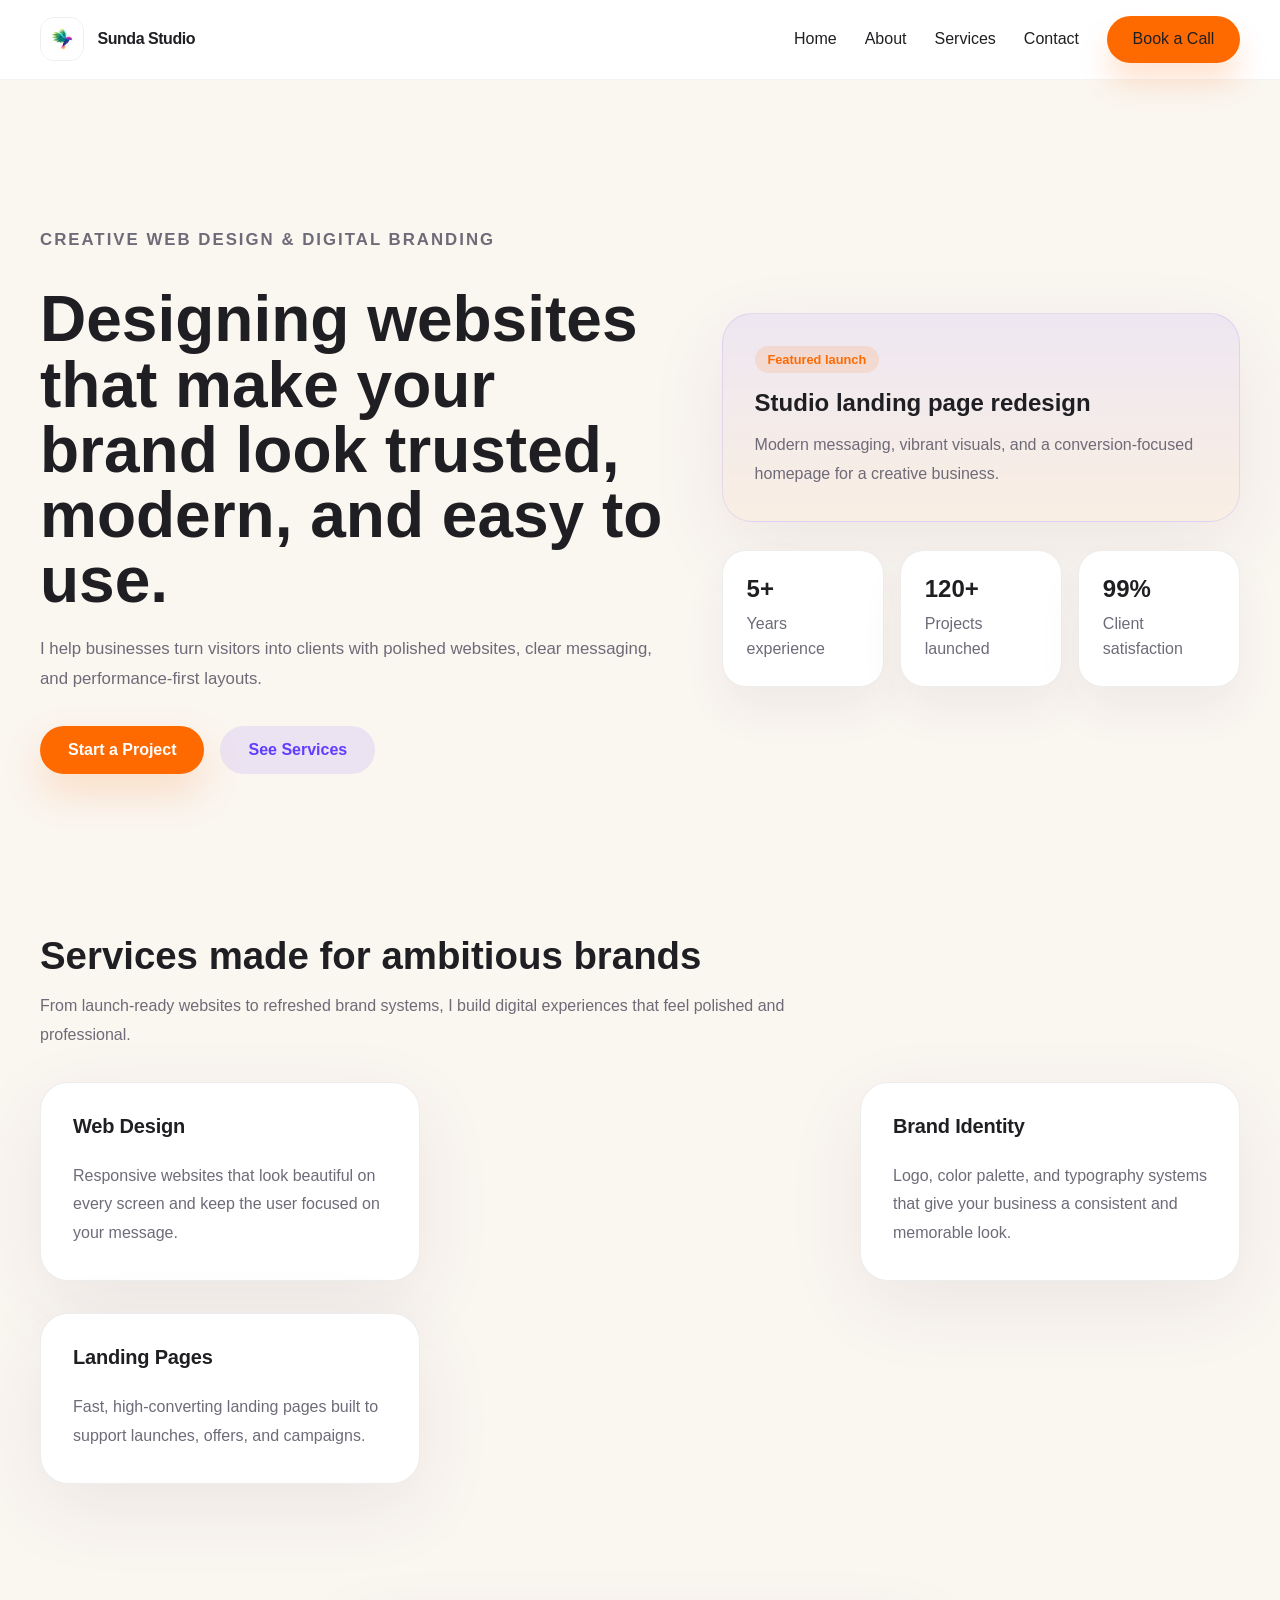
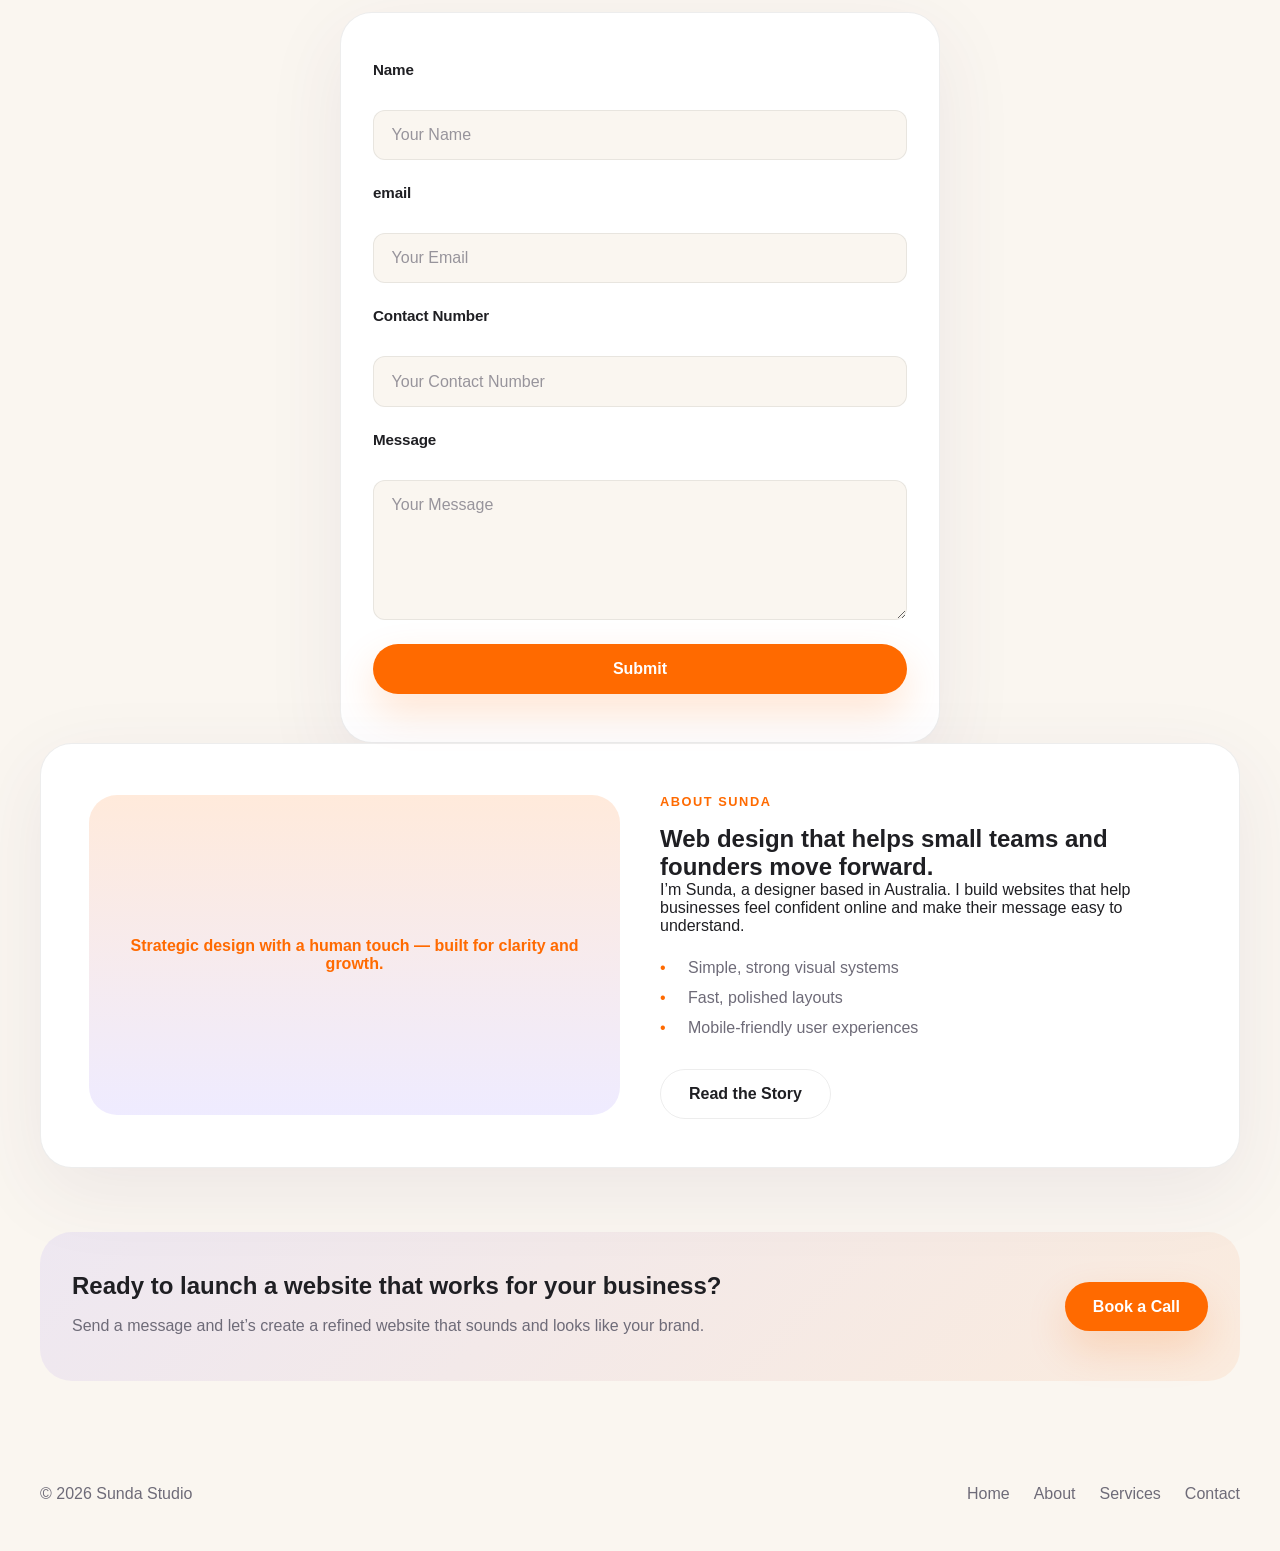
<file: index.html>
<!doctype html>
<html lang="en">
  <head>
    <meta charset="UTF-8" />
    <meta name="viewport" content="width=device-width, initial-scale=1.0" />
    <title>Sunda Studio | Web Design & Branding</title>
    <meta
      name="description"
      content="Sunda Studio builds polished websites and brand experiences for small businesses and startups."
    />
    <link rel="stylesheet" href="style.css" />
  </head>

  <body>
    <header class="site-header">
      <nav class="navigation">
        <a href="index.html" class="logo">
          <img src="image/Logo.jpg" alt="Sunda Studio logo" />
          <span>Sunda Studio</span>
        </a>

        <button class="toggleMenu" id="menuToggle" aria-expanded="false" aria-controls="navItems">
          ☰
        </button>

        <ul class="navItems" id="navItems">
          <li><a href="index.html">Home</a></li>
          <li><a href="#about">About</a></li>
          <li><a href="#services">Services</a></li>
          <li><a href="#contact">Contact</a></li>
          <li><a href="contact.html" class="ContactButton">Book a Call</a></li>
        </ul>
      </nav>
    </header>

    <main class="main">
      <section class="hero" id="home">
        <div class="hero-copy">
          <p class="eyebrow">Creative web design & digital branding</p>
          <h1>Designing websites that make your brand look trusted, modern, and easy to use.</h1>
          <p>
            I help businesses turn visitors into clients with polished websites, clear messaging, and performance-first layouts.
          </p>
          <div class="hero-actions">
            <a href="contact.html" class="button primary">Start a Project</a>
            <a href="#services" class="button secondary">See Services</a>
          </div>
        </div>

        <div class="hero-panel">
          <div class="hero-panel-card">
            <span class="panel-label">Featured launch</span>
            <h3>Studio landing page redesign</h3>
            <p>Modern messaging, vibrant visuals, and a conversion-focused homepage for a creative business.</p>
          </div>

          <div class="hero-stats">
            <div>
              <strong>5+</strong>
              <span>Years experience</span>
            </div>
            <div>
              <strong>120+</strong>
              <span>Projects launched</span>
            </div>
            <div>
              <strong>99%</strong>
              <span>Client satisfaction</span>
            </div>
          </div>
        </div>
      </section>

      <section class="section-block" id="services">
        <div class="section-head">
          <h2 class="section-title">Services made for ambitious brands</h2>
          <p class="section-intro">
            From launch-ready websites to refreshed brand systems, I build digital experiences that feel polished and professional.
          </p>
        </div>

        <div class="service-grid">
          <article class="service-card">
            <h3>Web Design</h3>
            <p>Responsive websites that look beautiful on every screen and keep the user focused on your message.</p>
          </article>

          <article class="service-card">
            <h3>Brand Identity</h3>
            <p>Logo, color palette, and typography systems that give your business a consistent and memorable look.</p>
          </article>

          <article class="service-card">
            <h3>Landing Pages</h3>
            <p>Fast, high-converting landing pages built to support launches, offers, and campaigns.</p>
          </article>
        </div>
      </section>
<section class="con">
  <form action="">
    <label for="name" class="name">Name    
    </label>
    <input type="text" id="name" name="name" placeholder="Your Name">
    <label for="email" class="email">email</label>
    <input type="email" id="email" name="email" placeholder="Your Email">
    <label for="contactNo" class="Contact No">Contact Number</label>
    <input type="text" id="contactNo" name="contactNo" placeholder="Your Contact Number">
    <label for ="message" class="message">Message</label>
    <textarea id="message" name="message" placeholder="Your Message"></textarea>
    <button type="submit" class="submit">Submit</button>

    <div class="form-message" aria-live="polite" style="display:none"></div>

  </form>



</section>
      <section class="about-preview" id="about">
        <div class="about-image">
          <span>Strategic design with a human touch — built for clarity and growth.</span>
        </div>

        <div class="about-info">
          <span class="eyebrow">About Sunda</span>
          <h2>Web design that helps small teams and founders move forward.</h2>
          <p>
            I’m Sunda, a designer based in Australia. I build websites that help businesses feel confident online and make their message easy to understand.
          </p>
          <ul class="feature-list">
            <li>Simple, strong visual systems</li>
            <li>Fast, polished layouts</li>
            <li>Mobile-friendly user experiences</li>
          </ul>
          <a href="about.html" class="button tertiary">Read the Story</a>
        </div>
      </section>

      <section class="contact-cta" id="contact">
        <div>
          <h2>Ready to launch a website that works for your business?</h2>
          <p>Send a message and let’s create a refined website that sounds and looks like your brand.</p>
        </div>
        <a href="contact.html" class="button primary">Book a Call</a>
      </section>
      <!-- Removed stray/demo services block — use the Services section above or the dedicated services.html page -->
    </main>

    <footer class="site-footer">
      <div class="footer-inner">
        <p>© 2026 Sunda Studio</p>
        <nav class="footer-nav">
          <a href="index.html">Home</a>
          <a href="about.html">About</a>
          <a href="services.html">Services</a>
          <a href="contact.html">Contact</a>
        </nav>
      </div>
    </footer>

    <script>
      const menuToggle = document.getElementById('menuToggle');
      const navItems = document.getElementById('navItems');

      if (menuToggle && navItems) {
        menuToggle.addEventListener('click', () => {
          const expanded = menuToggle.getAttribute('aria-expanded') === 'true';
          menuToggle.setAttribute('aria-expanded', String(!expanded));
          navItems.classList.toggle('active');
        });
      }
    </script>
    <script src="script.js"></script>
  </body>
</html>
</file>
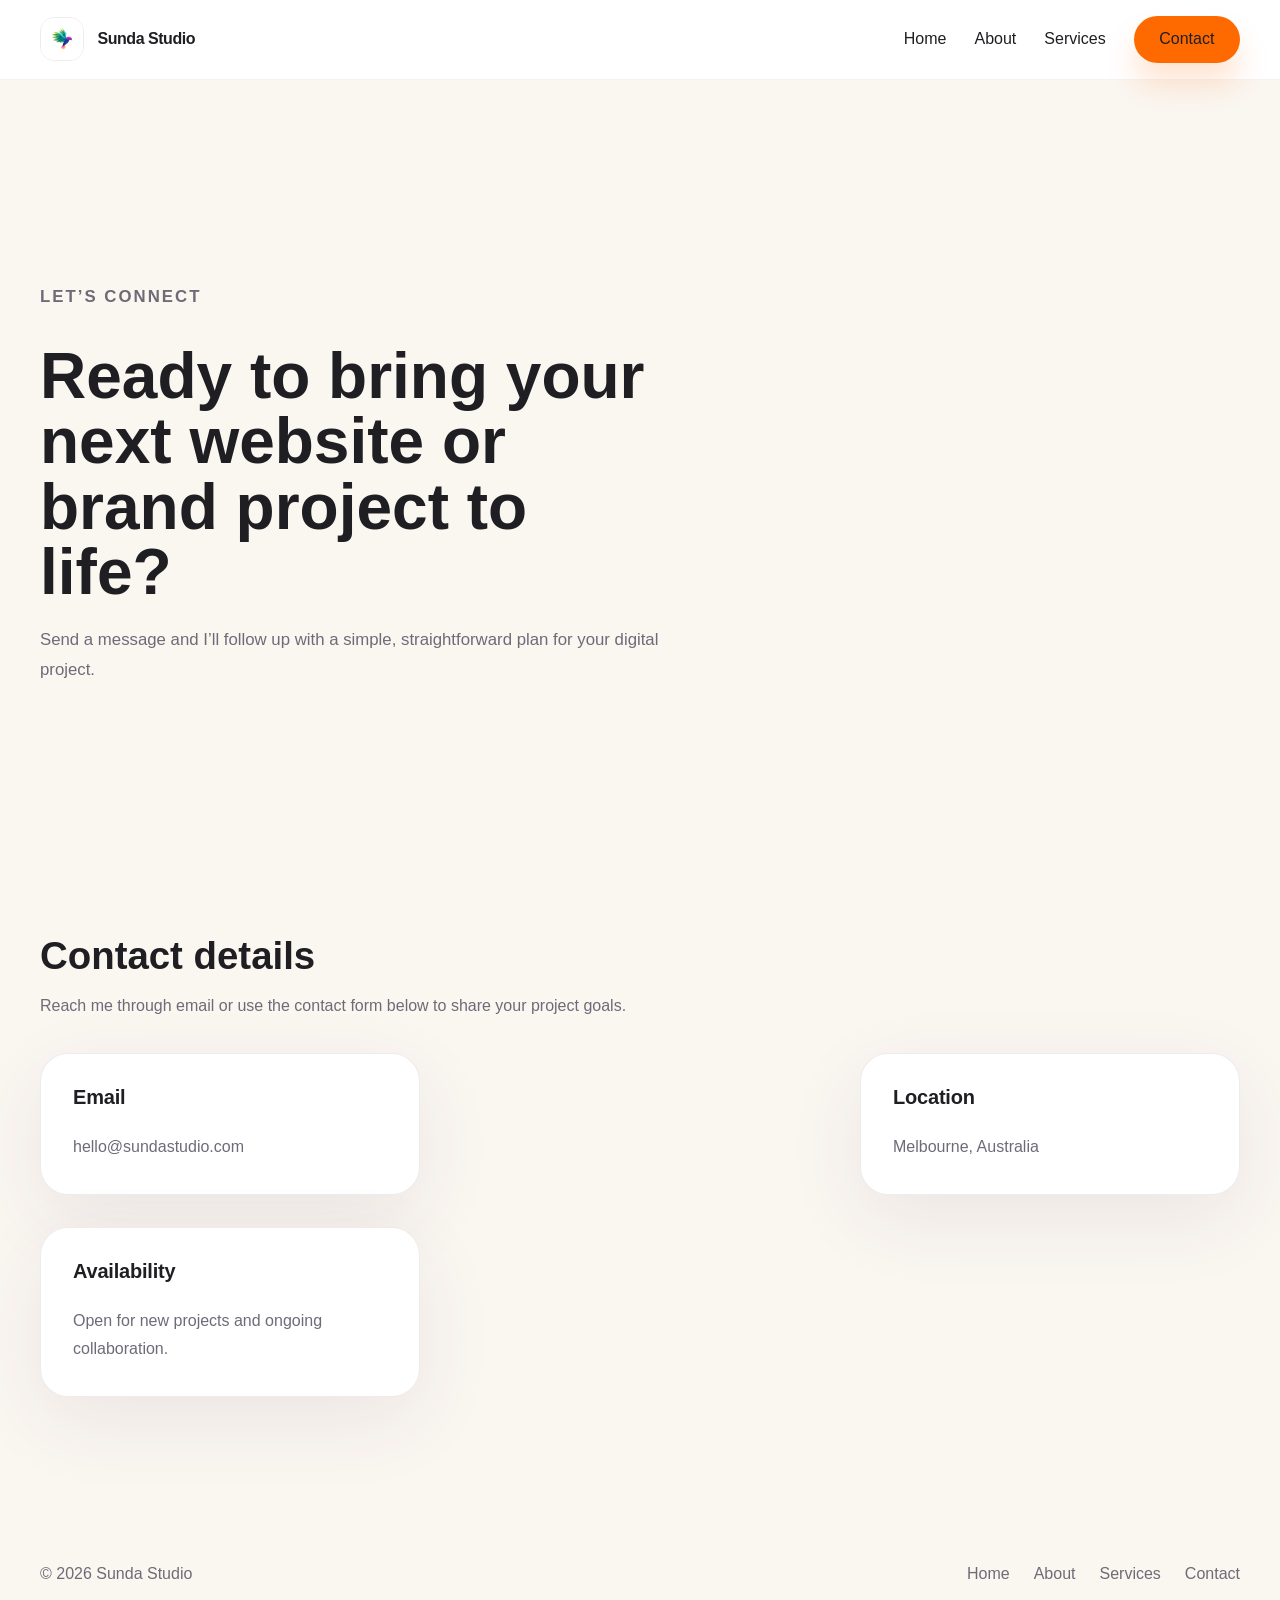
<file: contact.html>
﻿<!doctype html>
<html lang="en">
  <head>
    <meta charset="UTF-8" />
    <meta name="viewport" content="width=device-width, initial-scale=1.0" />
    <title>Contact | Sunda Studio</title>
    <meta
      name="description"
      content="Contact Sunda Studio to discuss your website, branding, or digital project."
    />
    <link rel="stylesheet" href="style.css" />
  </head>

  <body>
    <header class="site-header">
      <nav class="navigation">
        <a href="index.html" class="logo">
          <img src="image/Logo.jpg" alt="Sunda Studio logo" />
          <span>Sunda Studio</span>
        </a>

        <button class="toggleMenu" id="menuToggle" aria-expanded="false" aria-controls="navItems">
          ☰
        </button>

        <ul class="navItems" id="navItems">
          <li><a href="index.html">Home</a></li>
          <li><a href="about.html">About</a></li>
          <li><a href="services.html">Services</a></li>
          <li><a href="contact.html" class="ContactButton">Contact</a></li>
        </ul>
      </nav>
    </header>

    <main class="main">
      <section class="hero">
        <div class="hero-copy">
          <p class="eyebrow">Let’s connect</p>
          <h1>Ready to bring your next website or brand project to life?</h1>
          <p>
            Send a message and I’ll follow up with a simple, straightforward plan for your digital project.
          </p>
        </div>
      </section>

      <section class="section-block">
        <div class="section-head">
          <h2 class="section-title">Contact details</h2>
          <p class="section-intro">Reach me through email or use the contact form below to share your project goals.</p>
        </div>

        <div class="service-grid">
          <article class="service-card">
            <h3>Email</h3>
            <p>hello@sundastudio.com</p>
          </article>
          <article class="service-card">
            <h3>Location</h3>
            <p>Melbourne, Australia</p>
          </article>
          <article class="service-card">
            <h3>Availability</h3>
            <p>Open for new projects and ongoing collaboration.</p>
          </article>
        </div>
      </section>
    </main>

    <footer class="site-footer">
      <div class="footer-inner">
        <p>© 2026 Sunda Studio</p>
        <nav class="footer-nav">
          <a href="index.html">Home</a>
          <a href="about.html">About</a>
          <a href="services.html">Services</a>
          <a href="contact.html">Contact</a>
        </nav>
      </div>
    </footer>

    <script>
      const menuToggle = document.getElementById('menuToggle');
      const navItems = document.getElementById('navItems');
      if (menuToggle && navItems) {
        menuToggle.addEventListener('click', () => {
          const expanded = menuToggle.getAttribute('aria-expanded') === 'true';
          menuToggle.setAttribute('aria-expanded', String(!expanded));
          navItems.classList.toggle('active');
        });
      }
    </script>
  </body>
</html>
</file>
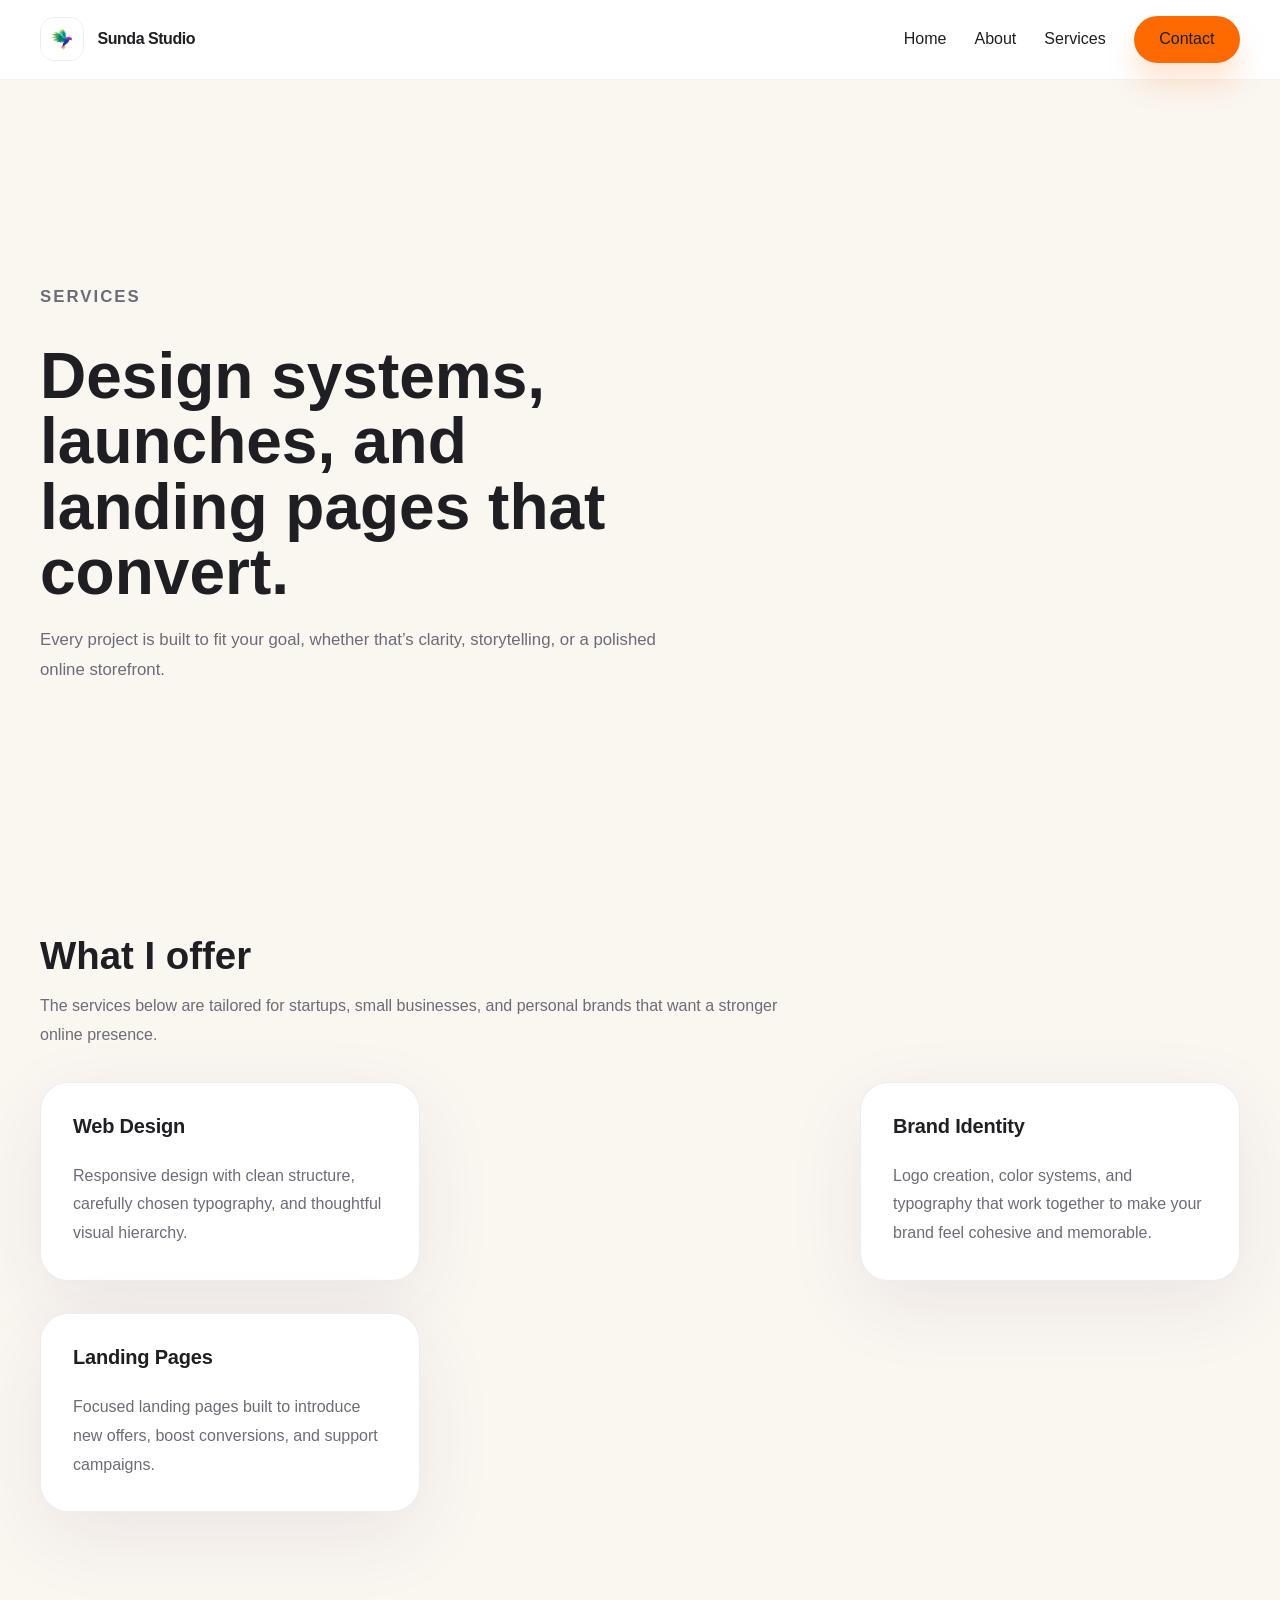
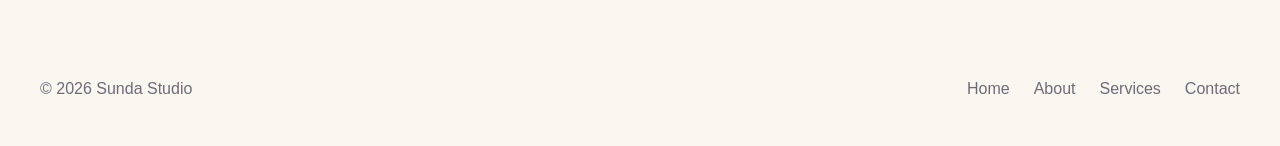
<file: services.html>
﻿<!doctype html>
<html lang="en">
  <head>
    <meta charset="UTF-8" />
    <meta name="viewport" content="width=device-width, initial-scale=1.0" />
    <title>Services | Sunda Studio</title>
    <meta
      name="description"
      content="Explore Sunda Studio's web design, branding, and landing page services."
    />
    <link rel="stylesheet" href="style.css" />
  </head>

  <body>
    <header class="site-header">
      <nav class="navigation">
        <a href="index.html" class="logo">
          <img src="image/Logo.jpg" alt="Sunda Studio logo" />
          <span>Sunda Studio</span>
        </a>

        <button class="toggleMenu" id="menuToggle" aria-expanded="false" aria-controls="navItems">
          ☰
        </button>

        <ul class="navItems" id="navItems">
          <li><a href="index.html">Home</a></li>
          <li><a href="about.html">About</a></li>
          <li><a href="services.html">Services</a></li>
          <li><a href="contact.html" class="ContactButton">Contact</a></li>
        </ul>
      </nav>
    </header>

    <main class="main">
      <section class="hero">
        <div class="hero-copy">
          <p class="eyebrow">Services</p>
          <h1>Design systems, launches, and landing pages that convert.</h1>
          <p>
            Every project is built to fit your goal, whether that’s clarity, storytelling, or a polished online storefront.
          </p>
        </div>
      </section>

      <section class="section-block">
        <div class="section-head">
          <h2 class="section-title">What I offer</h2>
          <p class="section-intro">
            The services below are tailored for startups, small businesses, and personal brands that want a stronger online presence.
          </p>
        </div>

        <div class="service-grid">
          <article class="service-card">
            <h3>Web Design</h3>
            <p>Responsive design with clean structure, carefully chosen typography, and thoughtful visual hierarchy.</p>
          </article>
          <article class="service-card">
            <h3>Brand Identity</h3>
            <p>Logo creation, color systems, and typography that work together to make your brand feel cohesive and memorable.</p>
          </article>
          <article class="service-card">
            <h3>Landing Pages</h3>
            <p>Focused landing pages built to introduce new offers, boost conversions, and support campaigns.</p>
          </article>
        </div>
      </section>
    </main>

    <footer class="site-footer">
      <div class="footer-inner">
        <p>© 2026 Sunda Studio</p>
        <nav class="footer-nav">
          <a href="index.html">Home</a>
          <a href="about.html">About</a>
          <a href="services.html">Services</a>
          <a href="contact.html">Contact</a>
        </nav>
      </div>
    </footer>

    <script>
      const menuToggle = document.getElementById('menuToggle');
      const navItems = document.getElementById('navItems');
      if (menuToggle && navItems) {
        menuToggle.addEventListener('click', () => {
          const expanded = menuToggle.getAttribute('aria-expanded') === 'true';
          menuToggle.setAttribute('aria-expanded', String(!expanded));
          navItems.classList.toggle('active');
        });
      }
    </script>
  </body>
</html>
</file>
<file: style.css>
* {
  margin: 0;
  padding: 0;
  box-sizing: border-box;
}

:root {
  --bg: #faf6f0;
  --surface: #ffffff;
  --text: #1f1f23;
  --muted: #6e6b78;
  --primary: #ff6a00;
  --primary-strong: #e04f00;
  --accent: #5f3eff;
  --border: rgba(31, 31, 35, 0.08);
  --shadow: 0 24px 80px rgba(79, 54, 103, 0.08);
  --radius: 30px;
}

html {
  scroll-behavior: smooth;
}

body {
  min-height: 100vh;
  font-family: Inter, 'Segoe UI', sans-serif;
  background: var(--bg);
  color: var(--text);
  font-size: 16px;
}

img {
  max-width: 100%;
  display: block;
}

a {
  color: inherit;
  text-decoration: none;
}

button,
input,
textarea {
  font: inherit;
}

button {
  border: none;
  cursor: pointer;
}

.site-header {
  position: sticky;
  top: 0;
  z-index: 20;
  background: rgba(255, 255, 255, 0.95);
  backdrop-filter: blur(10px);
  border-bottom: 1px solid rgba(31, 31, 35, 0.05);
}

.navigation {
  width: min(1200px, calc(100% - 2rem));
  margin: 0 auto;
  display: flex;
  justify-content: space-between;
  align-items: center;
  gap: 1rem;
  padding: 1rem 0;
}

.logo {
  display: inline-flex;
  align-items: center;
  gap: 0.85rem;
  font-size: 1rem;
  font-weight: 800;
  letter-spacing: -0.03em;
}

.logo img {
  width: 44px;
  height: 44px;
  border-radius: 14px;
  object-fit: cover;
  border: 1px solid var(--border);
}

.navItems {
  display: flex;
  align-items: center;
  gap: 1.75rem;
  list-style: none;
}

.navItems a {
  color: var(--text);
  font-weight: 500;
  transition: color 0.2s ease, transform 0.2s ease;
}

.navItems a:hover {
  color: var(--primary);
  transform: translateY(-1px);
}

.ContactButton {
  display: inline-flex;
  align-items: center;
  justify-content: center;
  padding: 0.9rem 1.6rem;
  background: var(--primary);
  color: #fff;
  border-radius: 999px;
  box-shadow: 0 20px 30px rgba(255, 106, 0, 0.18);
}

.ContactButton:hover {
  background: var(--primary-strong);
}

.toggleMenu {
  display: none;
  background: none;
  font-size: 1.8rem;
  color: var(--text);
}

.main {
  width: min(1200px, calc(100% - 2rem));
  margin: 0 auto;
  padding: 2rem 0 4rem;
}

.hero {
  display: grid;
  grid-template-columns: 1.1fr 0.9fr;
  gap: 3rem;
  align-items: center;
  min-height: calc(100vh - 140px);
  padding-top: 1rem;
}

.hero-copy {
  max-width: 680px;
}

.eyebrow {
  display: inline-flex;
  margin-bottom: 1rem;
  color: var(--primary);
  font-weight: 700;
  letter-spacing: 0.12em;
  text-transform: uppercase;
  font-size: 0.8rem;
}

.hero-copy h1 {
  font-size: clamp(3rem, 5vw, 4.5rem);
  line-height: 1.02;
  margin-bottom: 1.25rem;
}

.hero-copy p {
  max-width: 640px;
  color: var(--muted);
  line-height: 1.8;
  margin-bottom: 2rem;
  font-size: 1.05rem;
}

.hero-actions {
  display: flex;
  flex-wrap: wrap;
  gap: 1rem;
}

.button {
  display: inline-flex;
  align-items: center;
  justify-content: center;
  padding: 0.95rem 1.75rem;
  border-radius: 999px;
  font-weight: 700;
  transition: transform 0.2s ease, box-shadow 0.2s ease, background 0.2s ease;
}

.button:hover {
  transform: translateY(-2px);
}

.button.primary {
  background: var(--primary);
  color: #fff;
  box-shadow: 0 18px 40px rgba(255, 106, 0, 0.18);
}

.button.secondary {
  background: rgba(95, 62, 255, 0.1);
  color: var(--accent);
}

.button.tertiary {
  background: transparent;
  border: 1px solid var(--border);
  color: var(--text);
}

.hero-panel {
  display: grid;
  gap: 1.75rem;
}

.hero-panel-card {
  padding: 2rem;
  border-radius: var(--radius);
  background: linear-gradient(180deg, rgba(95, 62, 255, 0.08), rgba(255, 106, 0, 0.05));
  border: 1px solid rgba(95, 62, 255, 0.12);
  box-shadow: var(--shadow);
}

.panel-label {
  display: inline-flex;
  padding: 0.4rem 0.8rem;
  border-radius: 999px;
  background: rgba(255, 106, 0, 0.12);
  color: var(--primary);
  font-size: 0.8rem;
  font-weight: 700;
  margin-bottom: 1rem;
}

.hero-panel-card h3 {
  font-size: 1.5rem;
  margin-bottom: 0.85rem;
}

.hero-panel-card p {
  color: var(--muted);
  line-height: 1.8;
}

.hero-stats {
  display: grid;
  grid-template-columns: repeat(3, minmax(0, 1fr));
  gap: 1rem;
}

.hero-stats div {
  padding: 1.5rem;
  border-radius: 24px;
  background: var(--surface);
  border: 1px solid var(--border);
  box-shadow: 0 24px 45px rgba(79, 54, 103, 0.06);
}

.hero-stats strong {
  display: block;
  font-size: 1.5rem;
  margin-bottom: 0.5rem;
}

.hero-stats span {
  color: var(--muted);
  line-height: 1.6;
}

.section-block {
  padding: 4rem 0;
}

.section-head {
  max-width: 760px;
  margin-bottom: 2rem;
}

.section-title {
  font-size: clamp(2rem, 3vw, 2.8rem);
  margin-bottom: 1rem;
  line-height: 1.05;
}

.section-intro {
  color: var(--muted);
  line-height: 1.8;
}

.service-grid {
  display: flex;
  gap: 1.5rem;
  flex-wrap: wrap;
  justify-content: space-between;
  align-items: stretch;
}

.service-card {
  padding: 2rem;
  border-radius: 28px;
  background: var(--surface);
  border: 1px solid var(--border);
  box-shadow: var(--shadow);
  transition: transform 0.2s ease, border-color 0.2s ease;
  display: flex;
  flex-direction: column;
  gap: 0.75rem;
  flex: 1 1 calc(33.333% - 1rem);
  min-width: 240px;
  max-width: 380px;
}

.service-card:hover {
  transform: translateY(-4px);
  border-color: rgba(95, 62, 255, 0.18);
}

.service-card h3 {
  margin-bottom: 0.85rem;
}

.service-card p {
  color: var(--muted);
  line-height: 1.8;
}

.about-preview {
  display: grid;
  grid-template-columns: 1fr 1fr;
  gap: 2.5rem;
  align-items: center;
  background: var(--surface);
  border: 1px solid var(--border);
  border-radius: 32px;
  padding: 3rem;
  box-shadow: var(--shadow);
}

.about-image {
  min-height: 320px;
  border-radius: 28px;
  background: linear-gradient(180deg, rgba(255, 106, 0, 0.14), rgba(95, 62, 255, 0.1));
  display: flex;
  align-items: center;
  justify-content: center;
  color: var(--primary);
  font-weight: 700;
  text-align: center;
  padding: 2rem;
}

.about-info {
  max-width: 520px;
}

.feature-list {
  list-style: none;
  margin: 1.5rem 0 2rem;
  display: grid;
  gap: 0.75rem;
}

.feature-list li {
  position: relative;
  padding-left: 1.75rem;
  color: var(--muted);
}

.feature-list li::before {
  content: '•';
  position: absolute;
  left: 0;
  color: var(--primary);
}

.contact-cta {
  margin-top: 4rem;
  padding: 2.5rem 2rem;
  border-radius: 32px;
  background: linear-gradient(135deg, rgba(95, 62, 255, 0.08), rgba(255, 106, 0, 0.08));
  display: grid;
  grid-template-columns: 1fr auto;
  align-items: center;
  gap: 1.5rem;
}

.contact-cta h2 {
  margin-bottom: 0.75rem;
}

.contact-cta p {
  color: var(--muted);
  line-height: 1.8;
}

.site-footer {
  padding: 2.5rem 0 3rem;
}

.footer-inner {
  width: min(1200px, calc(100% - 2rem));
  margin: 0 auto;
  display: flex;
  justify-content: space-between;
  align-items: center;
  flex-wrap: wrap;
  gap: 1rem;
  color: var(--muted);
}

.footer-nav {
  display: flex;
  gap: 1.5rem;
  flex-wrap: wrap;
}

.footer-nav a {
  color: var(--muted);
}

/* Form Section Styles */
.con {
  margin-top: 4rem;
  padding: 3rem 2rem;
  border-radius: 32px;
  background: var(--surface);
  border: 1px solid var(--border);
  box-shadow: var(--shadow);
  max-width: 600px;
  margin-left: auto;
  margin-right: auto;
}

.con form {
  display: grid;
  grid-template-columns: 1fr;
  gap: 1.5rem;
}

.con label {
  display: block;
  font-weight: 600;
  color: var(--text);
  margin-bottom: 0.5rem;
  font-size: 0.95rem;
  letter-spacing: -0.01em;
}

.con input,
.con textarea {
  width: 100%;
  padding: 0.95rem 1.1rem;
  border: 1.5px solid var(--border);
  border-radius: 12px;
  background: var(--bg);
  color: var(--text);
  font-size: 1rem;
  transition: border-color 0.2s ease, box-shadow 0.2s ease, background 0.2s ease;
}

.con input::placeholder,
.con textarea::placeholder {
  color: var(--muted);
  opacity: 0.7;
}

.con input:focus,
.con textarea:focus {
  outline: none;
  border-color: var(--primary);
  background: var(--surface);
  box-shadow: 0 0 0 3px rgba(255, 106, 0, 0.08);
}

.con textarea {
  resize: vertical;
  min-height: 140px;
  font-family: inherit;
}

.con button[type="submit"] {
  padding: 1rem 1.75rem;
  background: var(--primary);
  color: #fff;
  border: none;
  border-radius: 999px;
  font-weight: 700;
  font-size: 1rem;
  cursor: pointer;
  transition: background 0.2s ease, transform 0.2s ease, box-shadow 0.2s ease;
  box-shadow: 0 18px 40px rgba(255, 106, 0, 0.18);
  width: 100%;
}

.con button[type="submit"]:hover {
  background: var(--primary-strong);
  transform: translateY(-2px);
  box-shadow: 0 22px 48px rgba(255, 106, 0, 0.22);
}

.con button[type="submit"]:active {
  transform: translateY(0);
}

/* Inline form message */
.form-message {
  display: none;
  padding: 0.85rem 1rem;
  border-radius: 10px;
  font-weight: 600;
  margin-top: 0.5rem;
  font-size: 0.95rem;
}

.form-message.success {
  background: rgba(17, 166, 90, 0.08);
  color: #0b6f3a;
  border: 1px solid rgba(17, 166, 90, 0.12);
}

.form-message.error {
  background: rgba(255, 90, 85, 0.06);
  color: #a12a2a;
  border: 1px solid rgba(255, 90, 85, 0.12);
}

@media (max-width: 1000px) {
  .hero {
    grid-template-columns: 1fr;
  }

  .hero-stats {
    grid-template-columns: repeat(3, minmax(0, 1fr));
  }
}

@media (max-width: 860px) {
  .hero-stats {
    grid-template-columns: repeat(2, minmax(0, 1fr));
  }

  .about-preview {
    grid-template-columns: 1fr;
  }
}

@media (max-width: 720px) {
  .navigation {
    flex-wrap: wrap;
    justify-content: space-between;
  }

  .toggleMenu {
    display: inline-flex;
  }

  .navItems {
    order: 3;
    width: 100%;
    flex-direction: column;
    gap: 0;
    background: rgba(255, 255, 255, 0.96);
    border: 1px solid var(--border);
    border-radius: 20px;
    overflow: hidden;
    max-height: 0;
    transition: max-height 0.3s ease;
  }

  .navItems.active {
    max-height: 420px;
  }

  .navItems li {
    width: 100%;
  }

  .navItems a {
    display: block;
    width: 100%;
    padding: 1rem 1.25rem;
    border-bottom: 1px solid rgba(31, 31, 35, 0.06);
  }

  .navItems li:last-child a {
    border-bottom: none;
  }

  .hero-copy h1 {
    font-size: clamp(2.3rem, 9vw, 3.4rem);
  }

  .hero-actions,
  .contact-cta {
    width: 100%;
  }

  .button {
    width: 100%;
  }

  .service-grid {
    flex-direction: column;
    gap: 1rem;
  }

  .service-card {
    flex: none;
    width: 100%;
    max-width: none;
  }

  .hero-stats {
    grid-template-columns: 1fr;
  }

  .contact-cta {
    grid-template-columns: 1fr;
    text-align: left;
  }

  .con {
    padding: 2rem 1.5rem;
  }

  .con input,
  .con textarea {
    padding: 0.85rem 1rem;
    font-size: 1rem;
  }

  .con button[type="submit"] {
    padding: 0.9rem 1.5rem;
    font-size: 0.95rem;
  }
}

@media (max-width: 520px) {
  .navigation {
    padding: 0.75rem 0;
  }

  .logo img {
    width: 40px;
    height: 40px;
  }

  .hero-copy p,
  .section-intro,
  .service-card p,
  .about-info p,
  .contact-cta p {
    font-size: 0.97rem;
  }
}

/* Services page: enhanced visuals and responsive tweaks */
.service-card h3 {
  font-size: 1.25rem;
  letter-spacing: -0.01em;
  color: var(--text);
}

.service-card p {
  font-size: 1rem;
  color: var(--muted);
}

.service-card .service-icon {
  width: 56px;
  height: 56px;
  border-radius: 12px;
  display: inline-grid;
  place-items: center;
  margin-bottom: 0.9rem;
  background: linear-gradient(135deg, rgba(95,62,255,0.18), rgba(255,106,0,0.12));
  color: var(--accent);
  font-weight: 800;
}

.service-card {
  display: flex;
  flex-direction: column;
  gap: 0.65rem;
}

.service-card:hover {
  transform: translateY(-6px);
  box-shadow: 0 32px 64px rgba(79, 54, 103, 0.09);
}

/* Slightly larger gap for wide screens */
.service-grid {
  gap: 2rem;
}

@media (max-width: 860px) {
  .service-card {
    padding: 1.75rem;
    border-radius: 20px;
  }
}

@media (max-width: 520px) {
  .section-head,
  .hero-copy {
    text-align: left;
  }
}

/* Enhanced Mobile Responsiveness for All Screens */
@media (max-width: 1000px) {
  .main {
    padding: 1.5rem 0 3rem;
  }
}

@media (max-width: 860px) {
  .hero-panel-card {
    padding: 1.5rem;
  }

  .contact-cta {
    padding: 2rem 1.5rem;
  }
}

@media (max-width: 720px) {
  html {
    font-size: 15px;
  }

  .main {
    width: calc(100% - 1.5rem);
    padding: 1.5rem 0 2rem;
  }

  .hero {
    min-height: auto;
    gap: 2rem;
    padding-top: 0.5rem;
  }

  .hero-copy h1 {
    font-size: clamp(1.8rem, 7vw, 2.8rem);
    margin-bottom: 1rem;
  }

  .hero-copy p {
    margin-bottom: 1.5rem;
    font-size: 0.95rem;
  }

  .hero-panel {
    gap: 1.25rem;
  }

  .hero-panel-card {
    padding: 1.25rem;
    border-radius: 20px;
  }

  .panel-label {
    font-size: 0.75rem;
    padding: 0.35rem 0.7rem;
  }

  .hero-panel-card h3 {
    font-size: 1.25rem;
    margin-bottom: 0.75rem;
  }

  .hero-stats {
    gap: 0.75rem;
  }

  .hero-stats div {
    padding: 1.25rem;
    border-radius: 16px;
  }

  .hero-stats strong {
    font-size: 1.25rem;
  }

  .hero-stats span {
    font-size: 0.85rem;
  }

  .section-block {
    padding: 2.5rem 0;
  }

  .section-title {
    font-size: clamp(1.5rem, 5vw, 2rem);
    margin-bottom: 0.75rem;
  }

  .section-intro {
    font-size: 0.95rem;
  }

  .service-card h3 {
    font-size: 1.1rem;
    margin-bottom: 0.65rem;
  }

  .service-card p {
    font-size: 0.9rem;
  }

  .about-preview {
    padding: 2rem;
    gap: 2rem;
    border-radius: 24px;
  }

  .about-image {
    min-height: 240px;
    border-radius: 20px;
    padding: 1.5rem;
    font-size: 0.95rem;
  }

  .about-info h2 {
    font-size: 1.6rem;
    margin-bottom: 0.75rem;
  }

  .contact-cta {
    margin-top: 2rem;
    padding: 1.75rem 1.5rem;
    border-radius: 24px;
  }

  .contact-cta h2 {
    font-size: 1.35rem;
  }

  .site-footer {
    padding: 2rem 0;
  }

  .footer-inner {
    font-size: 0.9rem;
  }

  .eyebrow {
    font-size: 0.75rem;
  }

  .button {
    padding: 0.85rem 1.4rem;
    font-size: 0.95rem;
  }

  .button.primary {
    box-shadow: 0 12px 24px rgba(255, 106, 0, 0.15);
  }

  .service-grid {
    gap: 1.25rem;
  }
}

@media (max-width: 520px) {
  html {
    font-size: 14px;
  }

  .main {
    width: calc(100% - 1rem);
    padding: 1rem 0 1.5rem;
  }

  .logo img {
    width: 36px;
    height: 36px;
  }

  .logo span {
    font-size: 0.9rem;
  }

  .hero {
    gap: 1.5rem;
  }

  .hero-copy h1 {
    font-size: clamp(1.5rem, 6vw, 2.2rem);
    line-height: 1.1;
    margin-bottom: 0.85rem;
  }

  .hero-copy p {
    margin-bottom: 1.25rem;
    font-size: 0.9rem;
    line-height: 1.6;
  }

  .hero-actions {
    gap: 0.75rem;
  }

  .hero-panel {
    gap: 1rem;
  }

  .hero-panel-card {
    padding: 1rem;
    border-radius: 16px;
  }

  .hero-panel-card h3 {
    font-size: 1.1rem;
    margin-bottom: 0.5rem;
  }

  .hero-panel-card p {
    font-size: 0.85rem;
    line-height: 1.5;
  }

  .hero-stats {
    grid-template-columns: repeat(2, 1fr);
    gap: 0.65rem;
  }

  .hero-stats div {
    padding: 0.9rem;
    border-radius: 12px;
  }

  .hero-stats strong {
    font-size: 1.1rem;
    margin-bottom: 0.35rem;
  }

  .hero-stats span {
    font-size: 0.75rem;
  }

  .section-block {
    padding: 1.75rem 0;
  }

  .section-head {
    margin-bottom: 1.5rem;
  }

  .section-title {
    font-size: clamp(1.3rem, 5vw, 1.8rem);
    margin-bottom: 0.65rem;
    line-height: 1.1;
  }

  .section-intro {
    font-size: 0.88rem;
    line-height: 1.6;
  }

  .service-grid {
    flex-direction: column;
    gap: 0.95rem;
  }

  .service-card {
    padding: 1.25rem;
    border-radius: 16px;
    width: 100%;
    max-width: none;
    flex: none;
  }

  .service-card h3 {
    font-size: 1rem;
    margin-bottom: 0.5rem;
  }

  .service-card p {
    font-size: 0.85rem;
    line-height: 1.5;
  }

  .service-icon {
    width: 48px;
    height: 48px;
    border-radius: 10px;
    margin-bottom: 0.75rem;
  }

  .about-preview {
    padding: 1.25rem;
    gap: 1.25rem;
    border-radius: 16px;
  }

  .about-image {
    min-height: 180px;
    border-radius: 16px;
    padding: 1rem;
    font-size: 0.85rem;
    line-height: 1.5;
  }

  .about-info h2 {
    font-size: 1.3rem;
    margin-bottom: 0.65rem;
    line-height: 1.1;
  }

  .about-info p {
    font-size: 0.88rem;
    line-height: 1.6;
  }

  .feature-list {
    margin: 1rem 0 1.5rem;
    gap: 0.6rem;
  }

  .feature-list li {
    padding-left: 1.5rem;
    font-size: 0.85rem;
  }

  .contact-cta {
    margin-top: 1.5rem;
    padding: 1.25rem 1rem;
    border-radius: 16px;
    grid-template-columns: 1fr;
    text-align: left;
  }

  .contact-cta h2 {
    font-size: 1.2rem;
    margin-bottom: 0.5rem;
    line-height: 1.1;
  }

  .contact-cta p {
    font-size: 0.85rem;
    line-height: 1.5;
  }

  .site-footer {
    padding: 1.5rem 0 2rem;
  }

  .footer-inner {
    width: calc(100% - 1rem);
    flex-direction: column;
    text-align: center;
    gap: 0.85rem;
    font-size: 0.8rem;
  }

  .footer-nav {
    gap: 1rem;
    font-size: 0.85rem;
  }

  .button {
    padding: 0.75rem 1.2rem;
    font-size: 0.9rem;
  }

  .button:hover {
    transform: translateY(-1px);
  }

  .eyebrow {
    font-size: 0.7rem;
    margin-bottom: 0.75rem;
  }

  .panel-label {
    font-size: 0.7rem;
    padding: 0.3rem 0.6rem;
  }

  .con {
    padding: 1.5rem 1rem;
    margin-top: 2.5rem;
  }

  .con label {
    font-size: 0.9rem;
  }

  .con input,
  .con textarea {
    padding: 0.8rem 0.9rem;
    font-size: 0.95rem;
    border-radius: 10px;
  }

  .con textarea {
    min-height: 120px;
  }

  .con button[type="submit"] {
    padding: 0.8rem 1.2rem;
    font-size: 0.9rem;
  }
}
</file>
